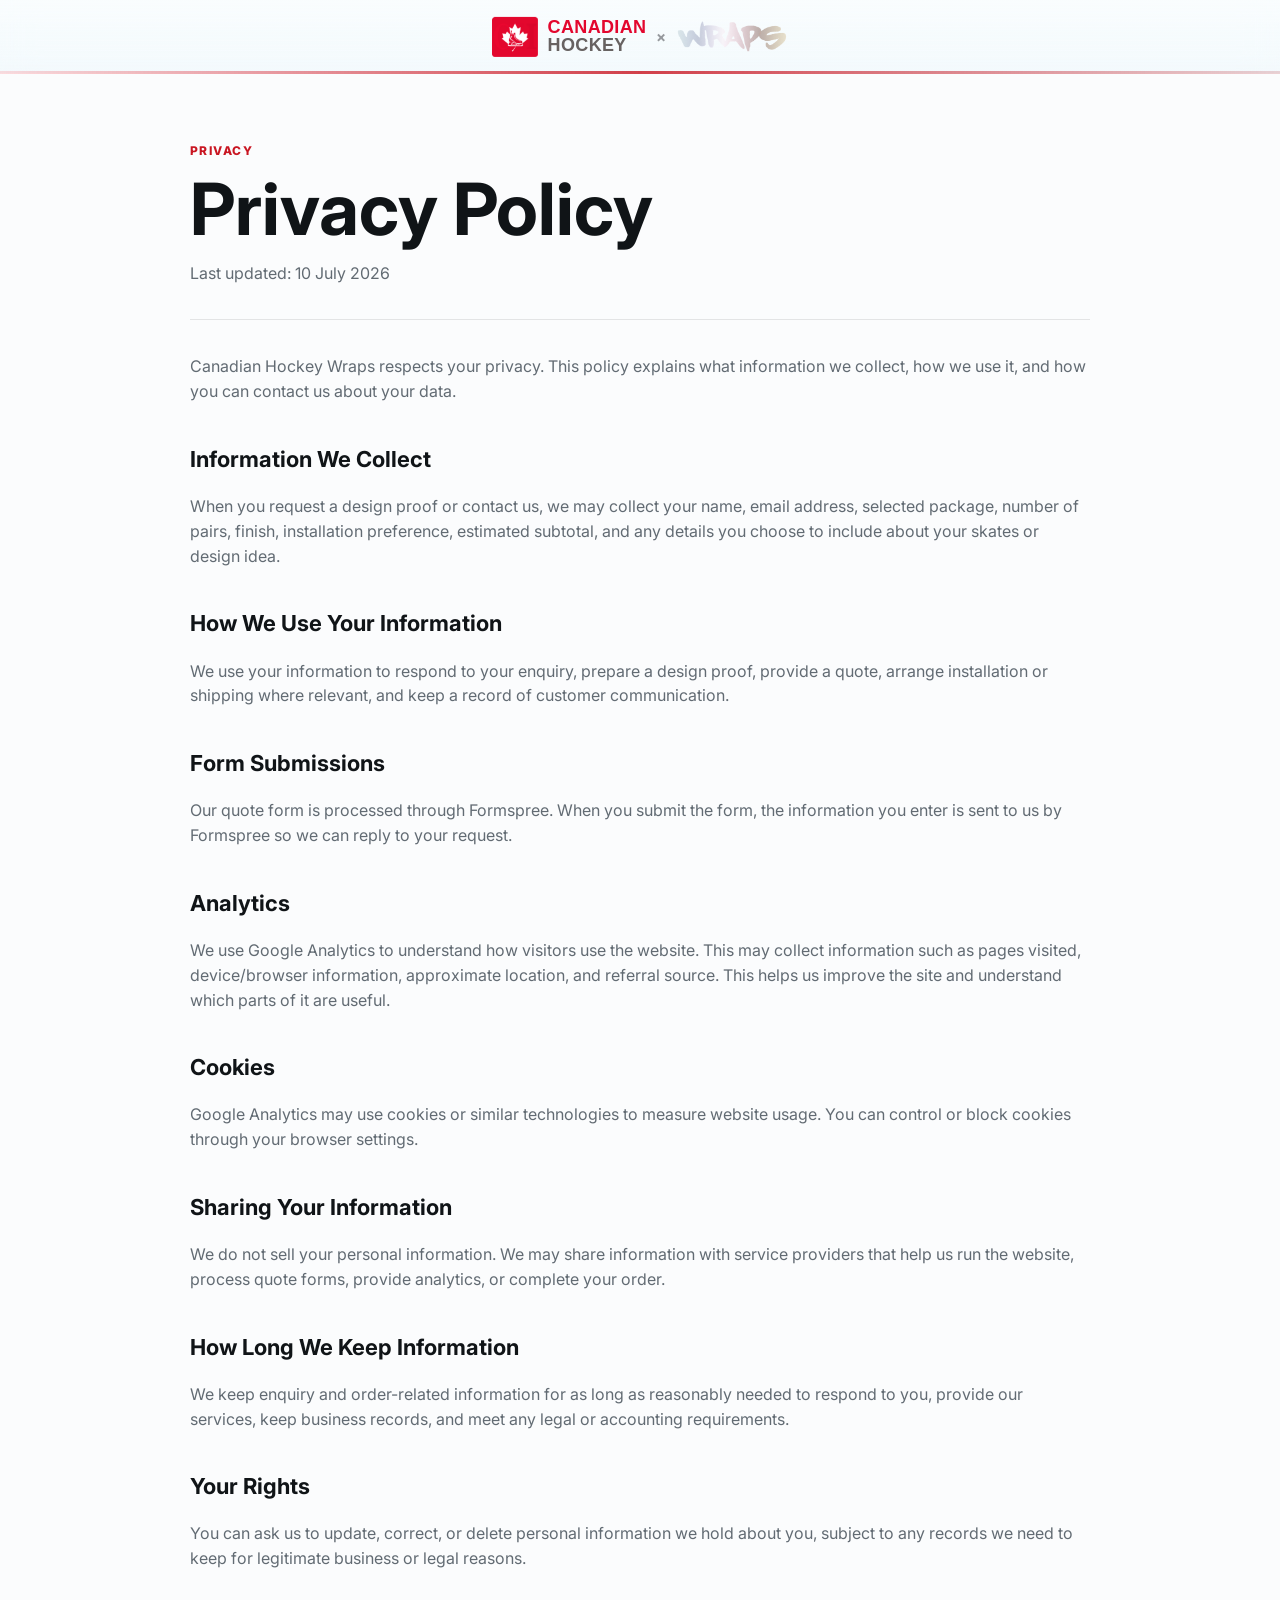
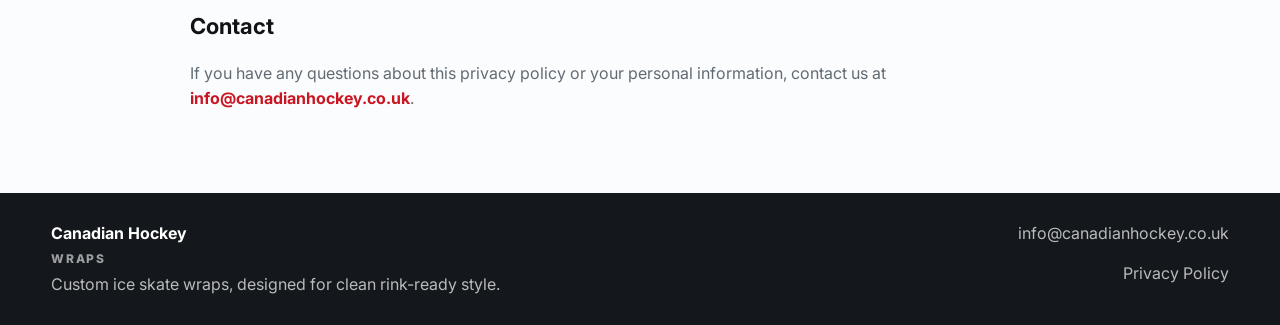
<file: privacy.html>
<!DOCTYPE html>
<html lang="en">
  <head>
    <!-- Google tag (gtag.js) -->
    <script async src="https://www.googletagmanager.com/gtag/js?id=G-CDZ405Z6BG"></script>
    <script>
      window.dataLayer = window.dataLayer || [];
      function gtag(){dataLayer.push(arguments);}
      gtag('js', new Date());

      gtag('config', 'G-CDZ405Z6BG');
    </script>
    <meta charset="UTF-8" />
    <meta name="viewport" content="width=device-width, initial-scale=1.0" />
    <meta
      name="description"
      content="Privacy policy for Canadian Hockey Wraps, including quote requests, analytics, and contact details."
    />
    <title>Privacy Policy | Canadian Hockey Wraps</title>
    <link rel="icon" type="image/png" sizes="256x256" href="favicon.png?v=3" />
    <link rel="shortcut icon" type="image/png" href="favicon.png?v=3" />
    <link rel="apple-touch-icon" href="assets/new-ch-logo.png?v=3" />
    <link rel="preconnect" href="https://fonts.googleapis.com" />
    <link rel="preconnect" href="https://fonts.gstatic.com" crossorigin />
    <link
      href="https://fonts.googleapis.com/css2?family=Inter:wght@400;500;600;700;800&display=swap"
      rel="stylesheet"
    />
    <link rel="stylesheet" href="styles.css?v=86" />
  </head>
  <body>
    <header class="site-header is-scrolled" data-header>
      <div class="site-header-inner">
        <a class="brand" href="index.html#top" aria-label="Canadian Hockey Wraps website home">
          <img class="brand-mark" src="assets/new-ch-logo.png" alt="Canadian Hockey" />
          <span class="brand-wordmark" aria-hidden="true">
            <span class="brand-word brand-word-canadian">Canadian</span>
            <span class="brand-word brand-word-hockey">Hockey</span>
          </span>
          <span class="brand-collab-mark" aria-hidden="true">×</span>
          <img class="brand-wraps-mark" src="assets/wraps-logo.png?v=6" alt="Wraps" />
        </a>
      </div>
    </header>

    <main class="policy-page">
      <section class="policy-hero">
        <p class="eyebrow">Privacy</p>
        <h1>Privacy Policy</h1>
        <p>Last updated: 10 July 2026</p>
      </section>

      <section class="policy-content" aria-label="Privacy policy">
        <p>
          Canadian Hockey Wraps respects your privacy. This policy explains what information we collect, how we use it,
          and how you can contact us about your data.
        </p>

        <h2>Information We Collect</h2>
        <p>
          When you request a design proof or contact us, we may collect your name, email address, selected package,
          number of pairs, finish, installation preference, estimated subtotal, and any details you choose to include
          about your skates or design idea.
        </p>

        <h2>How We Use Your Information</h2>
        <p>
          We use your information to respond to your enquiry, prepare a design proof, provide a quote, arrange
          installation or shipping where relevant, and keep a record of customer communication.
        </p>

        <h2>Form Submissions</h2>
        <p>
          Our quote form is processed through Formspree. When you submit the form, the information you enter is sent to
          us by Formspree so we can reply to your request.
        </p>

        <h2>Analytics</h2>
        <p>
          We use Google Analytics to understand how visitors use the website. This may collect information such as pages
          visited, device/browser information, approximate location, and referral source. This helps us improve the site
          and understand which parts of it are useful.
        </p>

        <h2>Cookies</h2>
        <p>
          Google Analytics may use cookies or similar technologies to measure website usage. You can control or block
          cookies through your browser settings.
        </p>

        <h2>Sharing Your Information</h2>
        <p>
          We do not sell your personal information. We may share information with service providers that help us run the
          website, process quote forms, provide analytics, or complete your order.
        </p>

        <h2>How Long We Keep Information</h2>
        <p>
          We keep enquiry and order-related information for as long as reasonably needed to respond to you, provide our
          services, keep business records, and meet any legal or accounting requirements.
        </p>

        <h2>Your Rights</h2>
        <p>
          You can ask us to update, correct, or delete personal information we hold about you, subject to any records we
          need to keep for legitimate business or legal reasons.
        </p>

        <h2>Contact</h2>
        <p>
          If you have any questions about this privacy policy or your personal information, contact us at
          <a href="mailto:info@canadianhockey.co.uk">info@canadianhockey.co.uk</a>.
        </p>
      </section>
    </main>

    <footer class="site-footer">
      <div>
        <strong>Canadian Hockey</strong>
        <small>Wraps</small>
        <span>Custom ice skate wraps, designed for clean rink-ready style.</span>
      </div>
      <div class="footer-links">
        <a href="mailto:info@canadianhockey.co.uk">info@canadianhockey.co.uk</a>
        <a href="privacy.html">Privacy Policy</a>
      </div>
    </footer>

    <script src="script.js?v=86"></script>
  </body>
</html>
</file>
<file: styles.css>
:root {
  --ink: #101417;
  --muted: #626b73;
  --ice: #f3f7f9;
  --frost: #fbfcfd;
  --red: #c91622;
  --red-dark: #a8111b;
  --blue: #263d52;
  --line: rgba(16, 20, 23, 0.1);
  --shadow: 0 18px 45px rgba(16, 20, 23, 0.1);
  --radius: 8px;
}

* {
  box-sizing: border-box;
}

html {
  scroll-behavior: smooth;
}

body {
  margin: 0;
  color: var(--ink);
  background: var(--frost);
  font-family: Inter, system-ui, -apple-system, BlinkMacSystemFont, "Segoe UI", sans-serif;
  line-height: 1.55;
}

body.has-lightbox {
  overflow: hidden;
}

.site-loader {
  position: fixed;
  inset: 0;
  z-index: 10000;
  display: grid;
  place-items: center;
  padding: 24px;
  background:
    radial-gradient(circle at 50% 38%, rgba(227, 7, 46, 0.08), transparent 30%),
    linear-gradient(180deg, #ffffff 0%, #f3f8fa 100%);
  opacity: 1;
  visibility: visible;
  transition: opacity 540ms ease, visibility 540ms ease;
}

.site-loader.is-hidden {
  opacity: 0;
  visibility: hidden;
  pointer-events: none;
}

.loader-brand {
  gap: 20px;
  max-width: calc(100vw - 32px);
  padding: 18px 22px;
  border-radius: 18px;
  background: rgba(255, 255, 255, 0.62);
  box-shadow: 0 22px 70px rgba(16, 20, 23, 0.08);
  backdrop-filter: blur(18px) saturate(1.1);
  animation-name: loaderBrandSettleLeft;
}

.loader-brand .brand-mark {
  width: 58px;
  height: 52px;
}

.loader-brand .brand-wordmark {
  font-size: clamp(15px, 2.35vw, 24px);
}

.loader-brand .brand-collab-mark {
  font-size: clamp(17px, 1.8vw, 22px);
}

.loader-brand .brand-wraps-mark {
  width: clamp(106px, 16vw, 176px);
  height: 50px;
}

img {
  display: block;
  max-width: 100%;
}

a {
  color: inherit;
  text-decoration: none;
}

.site-header {
  position: fixed;
  z-index: 20;
  top: 0;
  left: 0;
  right: 0;
  padding: 16px clamp(18px, 4vw, 54px);
  color: var(--ink);
  background: linear-gradient(180deg, rgba(248, 253, 255, 0.66), rgba(235, 247, 252, 0.48));
  backdrop-filter: blur(18px) saturate(1.18);
  animation: headerReveal 620ms cubic-bezier(0.2, 0.8, 0.2, 1) both;
  transition: background 180ms ease, box-shadow 180ms ease, color 180ms ease;
}

.site-header::after {
  content: "";
  position: absolute;
  right: 0;
  bottom: -1px;
  left: 0;
  height: 3px;
  background: linear-gradient(90deg, rgba(255, 74, 86, 0.18), rgba(201, 22, 34, 0.82), rgba(168, 17, 27, 0.18));
}

.site-header-inner {
  position: relative;
  display: flex;
  align-items: center;
  justify-content: center;
  width: min(1160px, 100%);
  margin: 0 auto;
}

.site-header.is-scrolled,
.site-header.is-open {
  color: var(--ink);
  background: linear-gradient(180deg, rgba(248, 253, 255, 0.72), rgba(235, 247, 252, 0.56));
  box-shadow: 0 10px 34px rgba(16, 20, 23, 0.06);
  backdrop-filter: blur(18px) saturate(1.18);
}

.brand {
  position: relative;
  display: inline-flex;
  align-items: center;
  gap: 10px;
  animation: brandSettleLeft 1200ms cubic-bezier(0.22, 0.9, 0.18, 1) 260ms both;
}

.brand-mark {
  position: relative;
  z-index: 2;
  display: block;
  width: 46px;
  height: 41px;
  object-fit: contain;
  border: 0;
  animation: logoDropIn 780ms cubic-bezier(0.22, 0.9, 0.18, 1) 120ms both;
}

.brand::after {
  content: none;
}

.brand-wordmark {
  display: grid;
  gap: 3px;
  font-family: "Bridgends Expanded", "Brigends Expanded", "Arial Black", Impact, sans-serif;
  font-size: clamp(14px, 1.45vw, 18px);
  font-stretch: expanded;
  font-weight: 900;
  letter-spacing: 0.02em;
  line-height: 0.86;
  text-transform: uppercase;
  animation: wordmarkReveal 760ms ease 820ms both;
}

.brand-word {
  display: block;
}

.brand-word-canadian {
  color: #e3072e;
}

.brand-word-hockey {
  color: #676261;
}

.brand-collab-mark {
  color: rgba(16, 20, 23, 0.42);
  font-size: 15px;
  font-weight: 700;
  line-height: 1;
  animation: wordmarkReveal 760ms ease 940ms both;
}

.brand-wraps-mark {
  display: block;
  width: clamp(78px, 9vw, 112px);
  height: 34px;
  object-fit: contain;
  object-position: left center;
  border-radius: 4px;
  animation: wordmarkReveal 760ms ease 1040ms both;
}

@keyframes headerReveal {
  from {
    opacity: 0;
    transform: translateY(-18px);
  }

  to {
    opacity: 1;
    transform: translateY(0);
  }
}

@keyframes brandIntroMove {
  0% {
    opacity: 0;
    transform: translateX(0);
  }

  12% {
    opacity: 1;
  }

  24%,
  68% {
    opacity: 1;
    transform: translateX(-92px);
  }

  100% {
    opacity: 1;
    transform: translateX(0);
  }
}

@keyframes brandSettleLeft {
  0%,
  44% {
    transform: translateX(58px);
  }

  100% {
    transform: translateX(0);
  }
}

@keyframes loaderBrandSettleLeft {
  0%,
  44% {
    transform: translateX(32px);
  }

  100% {
    transform: translateX(0);
  }
}

@keyframes loaderBrandSettleMobile {
  0%,
  44% {
    transform: translateX(14px);
  }

  100% {
    transform: translateX(0);
  }
}

@keyframes logoDropIn {
  0% {
    opacity: 0;
    transform: translateY(-18px) scale(0.9);
  }

  70%,
  100% {
    opacity: 1;
    transform: translateY(0) scale(1);
  }
}

@keyframes wordmarkReveal {
  from {
    opacity: 0;
    clip-path: inset(0 100% 0 0);
    transform: translateX(-10px);
  }

  to {
    opacity: 1;
    clip-path: inset(0 0 0 0);
    transform: translateX(0);
  }
}

@keyframes brandTextSwipe {
  0%,
  20% {
    opacity: 0;
    clip-path: inset(0 100% 0 0);
    transform: translate(-20px, -50%);
  }

  34%,
  58% {
    opacity: 1;
    clip-path: inset(0 0 0 0);
    transform: translate(0, -50%);
  }

  76%,
  100% {
    opacity: 0;
    clip-path: inset(0 100% 0 0);
    transform: translate(-20px, -50%);
  }
}

@keyframes heroSequenceFade {
  from {
    opacity: 0;
  }
}

@keyframes scrollCueBounce {
  0%,
  100% {
    transform: translateY(0);
  }

  50% {
    transform: translateY(8px);
  }
}

@media (prefers-reduced-motion: reduce) {
  .site-header,
  .brand,
  .brand-mark,
  .brand-wordmark,
  .brand-collab-mark,
  .brand-wraps-mark,
  .brand::after,
  .hero-sequence {
    animation: none;
  }

  .brand::after {
    display: none;
  }
}

.brand-text {
  display: grid;
  gap: 1px;
  font-size: 15px;
  line-height: 1.05;
}

.brand-text small {
  color: var(--muted);
  font-size: 11px;
  font-weight: 800;
  letter-spacing: 0.16em;
  text-transform: uppercase;
}

.site-nav {
  display: flex;
  align-items: center;
  gap: 6px;
}

.site-nav a {
  padding: 10px 13px;
  border-radius: var(--radius);
  font-size: 14px;
  font-weight: 700;
}

.site-nav a:hover {
  background: rgba(215, 25, 32, 0.12);
}

.menu-button {
  display: none;
  width: 42px;
  height: 42px;
  border: 1px solid currentColor;
  border-radius: var(--radius);
  color: inherit;
  background: transparent;
  cursor: pointer;
}

.menu-button span {
  display: block;
  width: 18px;
  height: 2px;
  margin: 4px auto;
  background: currentColor;
}

.hero {
  position: relative;
  min-height: 71vh;
  display: grid;
  align-items: center;
  overflow: hidden;
  color: var(--ink);
  background: #f5f7f8;
}

.hero-image,
.hero-sequence,
.hero-overlay {
  position: absolute;
  inset: 0;
  height: 100%;
}

.hero-overlay {
  width: 100%;
  z-index: 1;
}

.hero-image {
  inset: auto -7vw auto auto;
  top: 41%;
  width: min(57vw, 790px);
  height: auto;
  max-height: 70%;
  max-width: none;
  object-fit: contain;
  object-position: center;
  opacity: 0.13;
  transform: translateY(-45%);
  -webkit-mask-image: linear-gradient(90deg, transparent 0%, rgba(0, 0, 0, 0.12) 12%, #000 30%);
  mask-image: linear-gradient(90deg, transparent 0%, rgba(0, 0, 0, 0.12) 12%, #000 30%);
}

.hero-sequence {
  inset: auto clamp(-300px, -14vw, -120px) auto auto;
  top: 50%;
  width: auto;
  height: calc(100% + 76px);
  max-height: none;
  opacity: 0.74;
  pointer-events: none;
  transform: translateY(-50%);
  will-change: opacity;
  z-index: 0;
  -webkit-mask-image: linear-gradient(90deg, transparent 0%, rgba(0, 0, 0, 0.28) 7%, rgba(0, 0, 0, 0.92) 20%, #000 32%);
  mask-image: linear-gradient(90deg, transparent 0%, rgba(0, 0, 0, 0.28) 7%, rgba(0, 0, 0, 0.92) 20%, #000 32%);
  animation: heroSequenceFade 1600ms ease 220ms both;
}

.hero-scroll-cue {
  display: none;
}

.hero-overlay {
  background:
    linear-gradient(90deg, #fbfcfd 0%, rgba(251, 252, 253, 0.92) 31%, rgba(251, 252, 253, 0.18) 55%, rgba(251, 252, 253, 0) 68%);
}

.hero-content {
  position: relative;
  width: min(1160px, calc(100% - 36px));
  margin: 0 auto;
  padding-top: 104px;
  transform: translateY(-24px);
  z-index: 2;
}

.eyebrow {
  margin: 0 0 12px;
  color: var(--red);
  font-size: 12px;
  font-weight: 800;
  letter-spacing: 0.12em;
  text-transform: uppercase;
}

.hero h1,
.section h2,
.quote-section h2,
.faq h2 {
  margin: 0;
  font-weight: 800;
  line-height: 1;
  letter-spacing: 0;
}

.hero h1 {
  max-width: 640px;
  font-size: clamp(48px, 7vw, 88px);
}

.hero-subtitle {
  margin: 10px 0 0;
  color: var(--red);
  font-size: clamp(24px, 3.2vw, 42px);
  font-weight: 800;
  letter-spacing: 0.14em;
  line-height: 1;
  text-transform: uppercase;
}

.hero-copy {
  max-width: 620px;
  margin: 20px 0 0;
  color: var(--muted);
  font-size: clamp(17px, 2vw, 21px);
}

.hero-actions,
.card-topline {
  display: flex;
  align-items: center;
}

.hero-actions {
  gap: 12px;
  flex-wrap: wrap;
  margin-top: 30px;
}

.button {
  display: inline-flex;
  align-items: center;
  justify-content: center;
  min-height: 44px;
  padding: 0 18px;
  border: 1px solid transparent;
  border-radius: var(--radius);
  font-weight: 700;
  cursor: pointer;
}

.button.primary {
  color: #fff;
  background: var(--red);
}

.button.primary:hover {
  background: var(--red-dark);
}

.button.secondary {
  color: var(--ink);
  border-color: rgba(16, 20, 23, 0.22);
  background: rgba(255, 255, 255, 0.42);
}

.strip {
  display: grid;
  grid-template-columns: repeat(3, 1fr);
  width: min(1160px, calc(100% - 36px));
  margin: 22px auto 0;
  border: 1px solid var(--line);
  border-radius: var(--radius);
  background: #fff;
}

.gallery-section {
  width: min(1160px, calc(100% - 36px));
  margin: 0 auto;
  padding: 84px 0 56px;
}

.gallery-heading {
  display: grid;
  grid-template-columns: minmax(0, 1fr) minmax(280px, 0.7fr);
  gap: 48px;
  align-items: end;
  margin-bottom: 30px;
}

.gallery-heading h2 {
  margin: 0;
  font-size: clamp(34px, 4.5vw, 58px);
  font-weight: 800;
  line-height: 1;
}

.gallery-heading > p {
  margin: 0;
  color: var(--muted);
  font-size: 17px;
}

.skate-gallery {
  display: grid;
  grid-template-columns: repeat(3, minmax(0, 1fr));
  gap: 16px;
}

.gallery-item {
  position: relative;
  aspect-ratio: 4 / 3;
  margin: 0;
  overflow: hidden;
  border: 1px solid var(--line);
  border-radius: var(--radius);
  background: #eef2f4;
}

.gallery-item img {
  width: 100%;
  height: 100%;
  object-fit: cover;
  transition: transform 280ms ease;
}

.gallery-item:hover img {
  transform: scale(1.025);
}

.gallery-slides {
  position: absolute;
  inset: 0;
  background: #e9eef2;
}

.gallery-slides img {
  position: absolute;
  inset: 0;
  object-fit: cover;
  opacity: 0;
  pointer-events: none;
}

.gallery-slides img.is-active {
  opacity: 1;
  pointer-events: auto;
  cursor: zoom-in;
}

.gallery-arrow {
  position: absolute;
  top: 50%;
  z-index: 2;
  display: grid;
  place-items: center;
  width: 38px;
  height: 38px;
  padding: 0;
  border: 1px solid rgba(255, 255, 255, 0.7);
  border-radius: 50%;
  color: var(--ink);
  background: rgba(255, 255, 255, 0.86);
  box-shadow: 0 8px 24px rgba(16, 20, 23, 0.16);
  font-size: 30px;
  line-height: 1;
  transform: translateY(-50%);
}

.gallery-arrow:hover,
.gallery-arrow:focus-visible {
  background: #fff;
}

.gallery-arrow-left {
  left: 12px;
}

.gallery-arrow-right {
  right: 12px;
}

.gallery-blank {
  background:
    linear-gradient(135deg, rgba(255, 255, 255, 0.84), rgba(238, 242, 244, 0.7)),
    #eef2f4;
}

.gallery-blank::before {
  content: "";
  position: absolute;
  inset: 18px;
  border: 1px dashed rgba(104, 114, 124, 0.32);
  border-radius: 8px;
}

.gallery-blank figcaption {
  display: none;
}

.gallery-item figcaption {
  position: absolute;
  right: auto;
  bottom: 10px;
  left: 10px;
  display: flex;
  max-width: calc(100% - 20px);
  align-items: baseline;
  justify-content: flex-start;
  gap: 6px;
  padding: 6px 8px;
  border: 1px solid rgba(255, 255, 255, 0.16);
  border-radius: 5px;
  background: rgba(251, 252, 253, 0.28);
  box-shadow: none;
  backdrop-filter: blur(8px);
}

.gallery-item figcaption span {
  color: rgba(16, 20, 23, 0.58);
  font-size: 12px;
  font-weight: 700;
}

.gallery-item figcaption small {
  color: rgba(16, 20, 23, 0.58);
  font-size: 11px;
  font-weight: 600;
  text-align: left;
}

.image-lightbox {
  position: fixed;
  inset: 0;
  z-index: 100;
  display: grid;
  place-items: center;
  padding: clamp(18px, 4vw, 52px);
  background: rgba(8, 10, 12, 0.72);
  opacity: 0;
  pointer-events: none;
  backdrop-filter: blur(18px);
  transition: opacity 180ms ease;
}

.image-lightbox.is-open {
  opacity: 1;
  pointer-events: auto;
}

.image-lightbox img {
  display: block;
  max-width: min(1120px, 100%);
  max-height: min(82vh, 840px);
  object-fit: contain;
  border-radius: var(--radius);
  box-shadow: 0 28px 80px rgba(0, 0, 0, 0.42);
}

.lightbox-close {
  position: absolute;
  top: 22px;
  right: 22px;
  display: grid;
  place-items: center;
  width: 44px;
  height: 44px;
  padding: 0;
  border: 1px solid rgba(255, 255, 255, 0.4);
  border-radius: 50%;
  color: #fff;
  background: rgba(255, 255, 255, 0.14);
  font-size: 32px;
  line-height: 1;
}

.lightbox-close:hover,
.lightbox-close:focus-visible {
  background: rgba(255, 255, 255, 0.24);
}

.lightbox-arrow {
  position: absolute;
  top: 50%;
  z-index: 2;
  display: grid;
  place-items: center;
  width: 52px;
  height: 52px;
  padding: 0;
  border: 1px solid rgba(255, 255, 255, 0.46);
  border-radius: 50%;
  color: #fff;
  background: rgba(255, 255, 255, 0.16);
  font-size: 40px;
  line-height: 1;
  transform: translateY(-50%);
}

.lightbox-arrow:hover,
.lightbox-arrow:focus-visible {
  background: rgba(255, 255, 255, 0.28);
}

.lightbox-arrow-left {
  left: clamp(16px, 3vw, 36px);
}

.lightbox-arrow-right {
  right: clamp(16px, 3vw, 36px);
}

.gallery-action {
  display: flex;
  justify-content: center;
  margin-top: 28px;
}

.strip span {
  padding: 16px 20px;
  border-right: 1px solid var(--line);
  text-align: center;
  font-weight: 700;
  color: var(--muted);
}

.section,
.quote-section,
.faq,
.wrap-grid {
  width: min(1160px, calc(100% - 36px));
  margin: 0 auto;
}

.section {
  padding: 76px 0 28px;
}

.intro {
  display: grid;
  grid-template-columns: minmax(0, 1.1fr) minmax(280px, 0.9fr);
  gap: 42px;
  align-items: end;
}

.section h2,
.quote-section h2,
.faq h2 {
  font-size: clamp(34px, 4.5vw, 58px);
}

.intro > p,
.quote-copy p {
  color: var(--muted);
  font-size: 17px;
}

.wrap-grid {
  display: grid;
  grid-template-columns: repeat(2, minmax(0, 1fr));
  gap: 14px;
}

.wrap-card {
  min-height: 235px;
  padding: 24px;
  border: 1px solid var(--line);
  border-radius: var(--radius);
  background: #fff;
  box-shadow: 0 10px 26px rgba(16, 20, 23, 0.04);
}

.card-topline {
  gap: 8px;
  min-height: 36px;
}

.swatch {
  width: 34px;
  height: 18px;
  border-radius: 999px;
  border: 1px solid rgba(10, 21, 32, 0.12);
}

.red { background: #d71920; }
.silver { background: linear-gradient(135deg, #eef3f5, #9faab2); }
.black { background: #111820; }
.blue { background: #123f6d; }
.white { background: #fff; }
.chrome { background: linear-gradient(135deg, #ffffff, #6f7d86, #edf5fb); }
.charcoal { background: #37424d; }
.gold { background: #d7a330; }

.wrap-card h3,
.steps h3 {
  margin: 22px 0 10px;
  font-size: 20px;
}

.wrap-card p,
.steps p {
  margin: 0;
  color: var(--muted);
}

.step-note {
  display: block;
  margin-top: 8px;
  color: var(--muted);
  font-size: 12px;
  font-weight: 600;
}

.wrap-card strong {
  display: block;
  margin-top: 28px;
  color: var(--ink);
  font-size: 18px;
}

.process {
  padding-bottom: 68px;
}

.section-heading {
  max-width: 720px;
}

.steps {
  display: grid;
  grid-template-columns: repeat(3, 1fr);
  gap: 14px;
  margin: 32px 0 0;
  padding: 0;
  list-style: none;
}

.steps li {
  padding: 22px;
  border: 1px solid var(--line);
  border-radius: var(--radius);
  background: #fff;
}

.steps span {
  color: var(--blue);
  font-weight: 900;
}

.quote-section {
  display: grid;
  grid-template-columns: minmax(270px, 0.75fr) minmax(320px, 1fr);
  gap: 42px;
  padding: 78px 0 58px;
  border-top: 1px solid var(--line);
}

.estimate {
  display: grid;
  gap: 4px;
  margin-top: 28px;
  padding: 22px;
  color: #fff;
  background: #14181c;
  border-radius: var(--radius);
}

.estimate span {
  color: rgba(255, 255, 255, 0.72);
}

.estimate strong {
  font-size: 36px;
}

.estimate small {
  color: rgba(255, 255, 255, 0.58);
  font-size: 12px;
}

.quote-form {
  display: grid;
  grid-template-columns: repeat(2, 1fr);
  gap: 15px;
  padding: 22px;
  border: 1px solid var(--line);
  border-radius: var(--radius);
  background: #fff;
  box-shadow: 0 16px 40px rgba(16, 20, 23, 0.08);
}

label {
  display: grid;
  gap: 8px;
  min-width: 0;
  font-size: 13px;
  font-weight: 700;
}

.input-note {
  color: var(--muted);
  font-size: 11px;
  font-weight: 500;
}

input,
select,
textarea {
  width: 100%;
  min-height: 45px;
  padding: 12px 13px;
  border: 1px solid var(--line);
  border-radius: var(--radius);
  color: var(--ink);
  background: #fff;
  font: inherit;
}

select {
  height: 48px;
  padding-right: 42px;
  line-height: 1.2;
  appearance: none;
  -webkit-appearance: none;
  background-image:
    linear-gradient(45deg, transparent 50%, var(--muted) 50%),
    linear-gradient(135deg, var(--muted) 50%, transparent 50%);
  background-position:
    calc(100% - 21px) 21px,
    calc(100% - 15px) 21px;
  background-size:
    6px 6px,
    6px 6px;
  background-repeat: no-repeat;
}

textarea {
  resize: vertical;
}

.full {
  grid-column: 1 / -1;
}

.form-message {
  grid-column: 1 / -1;
  min-height: 20px;
  margin: 0;
  color: var(--blue);
  font-weight: 700;
}

.faq {
  padding: 18px 0 76px;
}

.faq h2 {
  margin-bottom: 24px;
}

.faq-list {
  display: grid;
  gap: 10px;
}

details {
  border: 1px solid var(--line);
  border-radius: var(--radius);
  background: #fff;
}

summary {
  padding: 18px 20px;
  font-weight: 800;
  cursor: pointer;
}

details p {
  margin: 0;
  padding: 0 20px 20px;
  color: var(--muted);
}

.site-footer {
  display: flex;
  justify-content: space-between;
  gap: 20px;
  padding: 28px clamp(18px, 4vw, 54px);
  color: #fff;
  background: #14181c;
}

.site-footer div {
  display: grid;
  gap: 4px;
}

.footer-links {
  justify-items: end;
}

.site-footer small {
  color: rgba(255, 255, 255, 0.58);
  font-size: 12px;
  font-weight: 800;
  letter-spacing: 0.14em;
  text-transform: uppercase;
}

.site-footer span,
.site-footer a {
  color: rgba(255, 255, 255, 0.7);
}

.policy-page {
  width: min(900px, calc(100% - 36px));
  margin: 0 auto;
  padding: 142px 0 82px;
}

.policy-hero {
  padding-bottom: 34px;
  border-bottom: 1px solid var(--line);
}

.policy-hero h1 {
  margin: 0;
  font-size: clamp(44px, 6vw, 72px);
  line-height: 1;
}

.policy-hero p:last-child {
  margin: 16px 0 0;
  color: var(--muted);
}

.policy-content {
  display: grid;
  gap: 18px;
  padding-top: 34px;
}

.policy-content h2 {
  margin: 20px 0 0;
  font-size: 22px;
}

.policy-content p {
  margin: 0;
  color: var(--muted);
}

.policy-content a {
  color: var(--red);
  font-weight: 700;
}

@media (max-width: 860px) {
  .brand {
    gap: 13px;
  }

  .brand-wordmark {
    font-size: clamp(15px, 2.5vw, 22px);
  }

  .brand-collab-mark {
    font-size: 18px;
  }

  .brand-wraps-mark {
    width: clamp(92px, 15vw, 146px);
    height: 44px;
  }

  .loader-brand {
    gap: 8px;
    max-width: calc(100vw - 24px);
    padding: 14px 12px;
    animation-name: loaderBrandSettleMobile;
  }

  .loader-brand .brand-mark {
    width: 42px;
    height: 38px;
  }

  .loader-brand .brand-wordmark {
    font-size: clamp(11px, 3.2vw, 15px);
  }

  .loader-brand .brand-collab-mark {
    font-size: 14px;
  }

  .loader-brand .brand-wraps-mark {
    width: clamp(74px, 21vw, 96px);
    height: 30px;
  }

  .menu-button {
    display: block;
  }

  .site-nav {
    position: absolute;
    top: calc(100% - 4px);
    left: 0;
    right: 0;
    display: none;
    grid-template-columns: 1fr;
    padding: 10px;
    border: 1px solid var(--line);
    border-radius: var(--radius);
    background: #fff;
    box-shadow: var(--shadow);
  }

  .site-nav.is-open {
    display: grid;
  }

  .site-nav a {
    color: var(--ink);
  }

  .hero {
    display: block;
    min-height: auto;
    padding-top: 0;
    align-items: initial;
    overflow: visible;
  }

  .hero-image {
    inset: 0;
    width: 100%;
    height: 100%;
    max-width: 100%;
    max-height: none;
    object-fit: cover;
    object-position: 62% top;
    opacity: 0.22;
    transform: none;
    -webkit-mask-image: none;
    mask-image: none;
  }

  .hero-sequence {
    position: sticky;
    inset: auto;
    top: 0;
    display: block;
    width: 100%;
    height: 100svh;
    max-width: none;
    max-height: none;
    margin: 0 auto;
    opacity: 1;
    transform: none;
    will-change: opacity;
    -webkit-mask-image: none;
    mask-image: none;
  }

  .hero-scroll-cue {
    position: sticky;
    top: calc(100svh - 96px);
    z-index: 3;
    display: flex;
    height: 0;
    margin-top: -92px;
    align-items: center;
    justify-content: center;
    flex-direction: column;
    gap: 8px;
    color: rgba(251, 252, 253, 0.92);
    font-size: 12px;
    font-weight: 800;
    letter-spacing: 0.12em;
    pointer-events: none;
    text-transform: uppercase;
    text-shadow: 0 2px 18px rgba(0, 0, 0, 0.42);
    animation: heroSequenceFade 1800ms ease 680ms both;
    transition: opacity 180ms ease;
  }

  .hero-scroll-arrow {
    display: inline-block;
    font-size: 20px;
    line-height: 1;
    animation: scrollCueBounce 1200ms ease-in-out infinite;
  }

  .hero-overlay {
    display: none;
  }

  .hero-content {
    width: 100%;
    margin: 166svh 0 0;
    padding: 42px 18px 72px;
    transform: none;
    border-radius: 22px 22px 0 0;
    background: linear-gradient(180deg, rgba(251, 252, 253, 0.96), #fbfcfd 34%);
    box-shadow: 0 -18px 42px rgba(16, 20, 23, 0.08);
  }

  .strip,
  .gallery-heading,
  .intro,
  .wrap-grid,
  .steps,
  .quote-section {
    grid-template-columns: 1fr;
  }

  .skate-gallery {
    grid-template-columns: repeat(2, minmax(0, 1fr));
  }

  .strip span {
    border-right: 0;
    border-bottom: 1px solid var(--line);
  }

  .section {
    padding-top: 66px;
  }

  .quote-section {
    padding-top: 66px;
  }
}

@media (max-width: 560px) {
  .brand-text {
    max-width: 150px;
    line-height: 1.1;
  }

  .hero {
    min-height: auto;
    padding-top: 0;
  }

  .hero-sequence {
    top: 0;
    width: 100%;
    height: 100svh;
  }

  .hero h1 {
    font-size: 48px;
  }

  .quote-form {
    grid-template-columns: 1fr;
    padding: 18px;
  }

  .gallery-section {
    padding-top: 62px;
  }

  .skate-gallery {
    grid-template-columns: 1fr;
  }

  .gallery-blank {
    display: none;
  }

  .site-footer {
    display: grid;
  }

  .footer-links {
    justify-items: start;
  }
}
</file>
